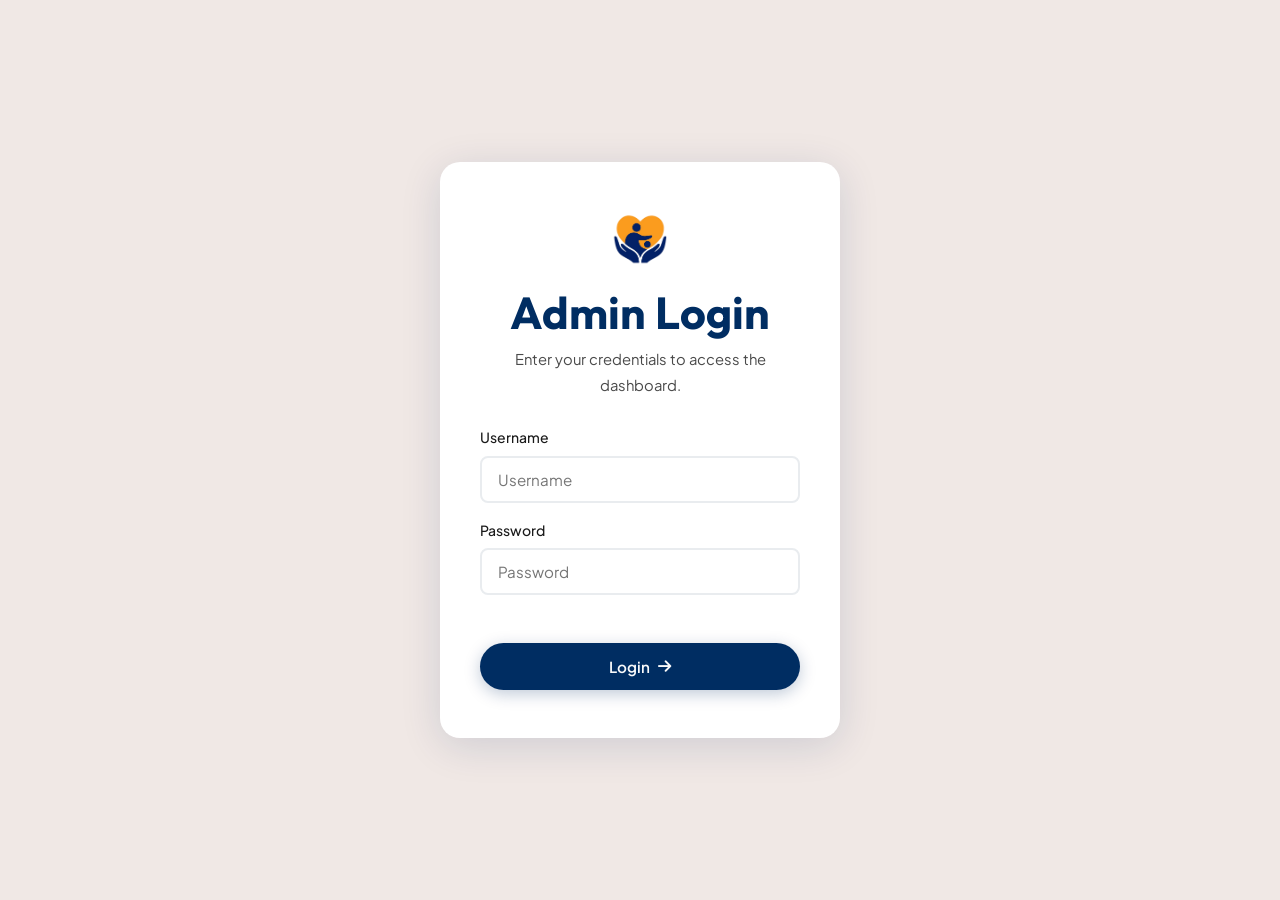
<file: admin/index.html>
<!DOCTYPE html>
<html lang="en">

<head>
    <meta charset="UTF-8">
    <meta name="viewport" content="width=device-width, initial-scale=1.0">
    <title>Admin Dashboard — Sargam Foundation</title>
    <meta name="robots" content="noindex, nofollow">

    <link rel="icon" type="image/jpeg" href="../assets/images/Logo.png">
    <link rel="stylesheet" href="../css/style.css">
    <link rel="stylesheet" href="../css/admin.css">
    <link rel="stylesheet" href="https://cdnjs.cloudflare.com/ajax/libs/font-awesome/6.5.1/css/all.min.css">
</head>

<body class="admin-body">

    <!-- Login Gate -->
    <div class="admin-login" id="loginGate">
        <div class="login-card">
            <img src="../assets/images/Logo.png" alt="Sargam Charitable Foundation Logo" style="margin: 0 auto 20px; display: block; width: 56px; height: 56px; object-fit: contain; border-radius: 6px;">
            <h2>Admin Login</h2>
            <p>Enter your credentials to access the dashboard.</p>
            <form id="loginForm">
                <div class="form-group">
                    <label for="loginUser">Username</label>
                    <input type="text" id="loginUser" placeholder="Username" required>
                </div>
                <div class="form-group">
                    <label for="loginPass">Password</label>
                    <input type="password" id="loginPass" placeholder="Password" required>
                </div>
                <p class="login-error" id="loginError"></p>
                <button type="submit" class="btn btn-primary" style="width:100%; justify-content:center;">Login <i
                        class="fas fa-arrow-right"></i></button>
            </form>
        </div>
    </div>

    <!-- Dashboard -->
    <div class="admin-dashboard" id="dashboard" style="display:none;">

        <!-- Sidebar -->
        <aside class="admin-sidebar">
            <div class="sidebar-header">
                <a href="../index.html" class="logo">
                    <img src="../assets/images/Logo.png" alt="Sargam Charitable Foundation Logo" style="width:36px; height:36px; object-fit: contain; border-radius: 4px;">
                    <span class="logo-text" style="font-size: 1.1rem;">Admin Panel</span>
                </a>
            </div>
            <nav class="sidebar-nav">
                <a href="#" class="sidebar-link active" data-tab="events"><i class="fas fa-calendar-alt"></i> Programs</a>
                <a href="#" class="sidebar-link" data-tab="gallery"><i class="fas fa-images"></i> Gallery</a>
                <a href="#" class="sidebar-link" data-tab="donations"><i class="fas fa-hand-holding-heart"></i>
                    Donations</a>
                <a href="#" class="sidebar-link" data-tab="messages"><i class="fas fa-envelope"></i> Messages</a>
            </nav>
            <div class="sidebar-footer">
                <a href="../index.html" class="sidebar-link"><i class="fas fa-globe"></i> View Website</a>
                <a href="#" class="sidebar-link" id="logoutBtn"><i class="fas fa-sign-out-alt"></i> Logout</a>
            </div>
        </aside>

        <!-- Main Content -->
        <div class="admin-main">

            <!-- Top Bar -->
            <div class="admin-topbar">
                <h2 id="tabTitle">Manage Programs</h2>
                <button class="hamburger admin-hamburger" id="sidebarToggle" aria-label="Toggle sidebar">
                    <span></span><span></span><span></span>
                </button>
            </div>

            <!-- Events Tab -->
            <div class="admin-tab active" id="tab-events">
                <div class="admin-actions">
                    <button class="btn btn-primary" id="addEventBtn"><i class="fas fa-plus"></i> Add Event</button>
                </div>

                <!-- Event Form Modal -->
                <div class="admin-modal" id="eventModal">
                    <div class="modal-content">
                        <div class="modal-header">
                            <h3 id="eventModalTitle">Add New Event</h3>
                            <button class="modal-close" id="eventModalClose">&times;</button>
                        </div>
                        <form id="eventForm">
                            <input type="hidden" id="eventId">
                            <div class="form-group">
                                <label for="eventTitle">Event Title</label>
                                <input type="text" id="eventTitle" placeholder="Enter event title" required>
                            </div>
                            <div class="form-row">
                                <div class="form-group">
                                    <label for="eventDate">Date</label>
                                    <input type="date" id="eventDate" required>
                                </div>
                                <div class="form-group">
                                    <label for="eventType">Type</label>
                                    <select id="eventType" required>
                                        <option value="upcoming">Upcoming</option>
                                        <option value="ongoing">Ongoing</option>
                                        <option value="past">Past</option>
                                    </select>
                                </div>
                            </div>
                            <div class="form-group">
                                <label for="eventDesc">Description</label>
                                <textarea id="eventDesc" rows="3" placeholder="Enter event description"
                                    required></textarea>
                            </div>
                            <div class="form-group">
                                <label for="eventImage">Image URL</label>
                                <input type="url" id="eventImage" placeholder="https://example.com/image.jpg" required>
                            </div>
                            <button type="submit" class="btn btn-primary"
                                style="width:100%; justify-content:center;">Save Event</button>
                        </form>
                    </div>
                </div>

                <div class="admin-table-wrap">
                    <table class="admin-table" id="eventsTable">
                        <thead>
                            <tr>
                                <th>Image</th>
                                <th>Title</th>
                                <th>Date</th>
                                <th>Type</th>
                                <th>Actions</th>
                            </tr>
                        </thead>
                        <tbody id="eventsTableBody"></tbody>
                    </table>
                </div>
            </div>

            <!-- Gallery Tab -->
            <div class="admin-tab" id="tab-gallery">
                <div class="admin-actions">
                    <button class="btn btn-primary" id="addPhotoBtn"><i class="fas fa-plus"></i> Add Photo</button>
                </div>

                <!-- Photo Form Modal -->
                <div class="admin-modal" id="photoModal">
                    <div class="modal-content">
                        <div class="modal-header">
                            <h3>Add New Photo</h3>
                            <button class="modal-close" id="photoModalClose">&times;</button>
                        </div>
                        <form id="photoForm">
                            <div class="form-group">
                                <label for="photoUrl">Image URL</label>
                                <input type="url" id="photoUrl" placeholder="https://example.com/photo.jpg" required>
                            </div>
                            <div class="form-group">
                                <label for="photoCaption">Caption</label>
                                <input type="text" id="photoCaption" placeholder="Photo description" required>
                            </div>
                            <button type="submit" class="btn btn-primary"
                                style="width:100%; justify-content:center;">Add Photo</button>
                        </form>
                    </div>
                </div>

                <div class="admin-gallery-grid" id="adminGalleryGrid"></div>
            </div>

            <!-- Donations Tab -->
            <div class="admin-tab" id="tab-donations">
                <div class="admin-info-card">
                    <i class="fas fa-info-circle"></i>
                    <div>
                        <h4>Payment Integration Pending</h4>
                        <p>Razorpay payment gateway will be integrated soon. Donation records will appear here once the
                            integration is complete.</p>
                    </div>
                </div>

                <div class="admin-table-wrap">
                    <table class="admin-table" id="donationsTable">
                        <thead>
                            <tr>
                                <th>#</th>
                                <th>Donor</th>
                                <th>Amount</th>
                                <th>Date</th>
                                <th>Status</th>
                            </tr>
                        </thead>
                        <tbody id="donationsTableBody">
                            <tr>
                                <td colspan="5" class="empty-state">No donation records yet. Records will appear here
                                    after Razorpay integration.</td>
                            </tr>
                        </tbody>
                    </table>
                </div>
            </div>

            <!-- Messages Tab -->
            <div class="admin-tab" id="tab-messages">
                <div class="admin-table-wrap">
                    <table class="admin-table" id="messagesTable">
                        <thead>
                            <tr>
                                <th>Date</th>
                                <th>Name</th>
                                <th>Email</th>
                                <th>Message</th>
                                <th>Actions</th>
                            </tr>
                        </thead>
                        <tbody id="messagesTableBody"></tbody>
                    </table>
                </div>
            </div>

            <footer class="admin-footer"
                style="padding: 24px 32px; background: white; border-top: 1px solid var(--milk-dark); text-align: center; margin-top: auto;">
                <div class="footer-bottom" style="border: none; padding: 0;">
                    <p style="color: var(--text-muted); font-size: 0.85rem; margin: 0;">&copy; 2026 Sargam Foundation.
                        All rights reserved. Designed by <a href="http://www.ascentplus.net" target="_blank"
                            style="color: var(--plum); font-weight: 600; text-decoration: none;">Ascent Plus</a></p>
                </div>
            </footer>

            <script src="../js/data.js"></script>
            <script src="../js/main.js"></script>
            <script src="../js/admin.js"></script>
</body>

</html>
</file>
<file: css/style.css>
/* Google Fonts */
@import url('https://fonts.googleapis.com/css2?family=Outfit:wght@300;400;500;600;700;800&family=Plus+Jakarta+Sans:ital,wght@0,300;0,400;0,500;0,600;0,700;0,800;1,400&display=swap');

/* ---- CSS Variables ---- */
:root {
  --milk: #F8F9FA;
  --milk-light: #FFFFFF;
  --milk-dark: #E9ECEF;
  --plum: #002D62;
  --plum-light: #0047AB;
  --plum-dark: #00183F;
  --plum-glow: rgba(0, 45, 98, 0.12);

  --accent-warm: #F5A623;
  --accent-rose: #D97706;
  --accent-green: #5E9B76;

  --text-primary: #1A1A1A;
  --text-secondary: #4A4A4A;
  --text-muted: #8A8A8A;
  --text-on-plum: #F8F9FA;

  --shadow-sm: 0 2px 8px rgba(0, 45, 98, 0.06);
  --shadow-md: 0 4px 20px rgba(0, 45, 98, 0.1);
  --shadow-lg: 0 8px 40px rgba(0, 45, 98, 0.14);
  --shadow-xl: 0 16px 60px rgba(0, 45, 98, 0.18);

  --radius-sm: 8px;
  --radius-md: 12px;
  --radius-lg: 20px;
  --radius-full: 9999px;

  --font-heading: 'Outfit', -apple-system, BlinkMacSystemFont, sans-serif;
  --font-body: 'Plus Jakarta Sans', -apple-system, BlinkMacSystemFont, sans-serif;

  --transition-fast: 0.2s cubic-bezier(0.4, 0, 0.2, 1);
  --transition-base: 0.3s cubic-bezier(0.4, 0, 0.2, 1);
  --transition-slow: 0.5s cubic-bezier(0.4, 0, 0.2, 1);

  --header-height: 80px;
  --container-max: 1200px;
  --container-narrow: 900px;
}

/* ---- Reset & Base ---- */
*,
*::before,
*::after {
  margin: 0;
  padding: 0;
  box-sizing: border-box;
}

html {
  scroll-behavior: smooth;
  scroll-padding-top: calc(var(--header-height) + env(safe-area-inset-top, 0px));
  font-size: 16px;
  overflow-x: hidden;
}

body {
  font-family: var(--font-body);
  background-color: var(--milk);
  color: var(--text-primary);
  line-height: 1.7;
  -webkit-font-smoothing: antialiased;
  -moz-osx-font-smoothing: grayscale;
  overflow-x: hidden;
  width: 100%;
}

img {
  max-width: 100%;
  height: auto;
  display: block;
}

a {
  color: var(--plum);
  text-decoration: none;
  transition: color var(--transition-fast);
}

a:hover {
  color: var(--plum-light);
}

ul,
ol {
  list-style: none;
}

/* ---- Typography ---- */
h1,
h2,
h3,
h4,
h5,
h6 {
  font-family: var(--font-heading);
  color: var(--plum);
  line-height: 1.2;
  font-weight: 700;
}

h1 {
  font-size: clamp(2.2rem, 5vw, 3.6rem);
}

h2 {
  font-size: clamp(1.8rem, 4vw, 2.8rem);
}

h3 {
  font-size: clamp(1.3rem, 3vw, 1.8rem);
}

h4 {
  font-size: clamp(1.1rem, 2vw, 1.4rem);
}

p {
  color: var(--text-secondary);
  max-width: 72ch;
}

/* ---- Layout ---- */
.container {
  width: 100%;
  max-width: var(--container-max);
  margin: 0 auto;
  padding-left: 24px;
  padding-right: 24px;
}


section {
  padding: 56px 0;
}

.section-header {
  text-align: center;
  margin-bottom: 56px;
}

.section-header h2 {
  margin-bottom: 16px;
  position: relative;
}

.section-header h2::after {
  content: '';
  display: block;
  width: 60px;
  height: 3px;
  background: linear-gradient(90deg, var(--accent-warm), var(--accent-rose));
  margin: 16px auto 0;
  border-radius: 2px;
}

.section-header p {
  margin: 0 auto;
  font-size: 1.05rem;
}

/* ---- Buttons ---- */
.btn {
  display: inline-flex;
  align-items: center;
  gap: 8px;
  padding: 14px 32px;
  border-radius: var(--radius-full);
  font-family: var(--font-body);
  font-weight: 600;
  font-size: 0.95rem;
  cursor: pointer;
  border: none;
  transition: all var(--transition-base);
  text-transform: none;
  letter-spacing: 0.01em;
  position: relative;
  overflow: hidden;
}

.btn::after {
  content: '';
  position: absolute;
  inset: 0;
  background: rgba(255, 255, 255, 0.15);
  opacity: 0;
  transition: opacity var(--transition-fast);
}

.btn:hover::after {
  opacity: 1;
}

.btn-primary {
  background: var(--plum);
  color: var(--milk);
  box-shadow: 0 4px 16px rgba(0, 45, 98, 0.25);
}

.btn-primary:hover {
  background: var(--plum-light);
  color: var(--milk);
  transform: translateY(-2px);
  box-shadow: 0 6px 24px rgba(0, 45, 98, 0.3);
}

.btn-secondary {
  background: transparent;
  color: var(--plum);
  border: 2px solid var(--plum);
}

.btn-secondary:hover {
  background: var(--plum);
  color: var(--milk);
  transform: translateY(-2px);
}

.btn-accent {
  background: linear-gradient(135deg, var(--accent-warm), var(--accent-rose));
  color: white;
  box-shadow: 0 4px 16px rgba(245, 166, 35, 0.3);
}

.btn-accent:hover {
  transform: translateY(-2px);
  box-shadow: 0 6px 24px rgba(245, 166, 35, 0.4);
}

.btn-danger {
  background: #dc3545;
  color: white;
  border-radius: var(--radius-full);
  padding: 10px 32px;
  text-transform: uppercase;
  font-weight: 700;
  letter-spacing: 0.02em;
  box-shadow: 0 4px 12px rgba(220, 53, 69, 0.2);
}

.btn-danger:hover {
  background: #bb2d3b;
  box-shadow: 0 6px 18px rgba(220, 53, 69, 0.3);
}

.btn-lg {
  padding: 18px 40px;
  font-size: 1.05rem;
}

/* ---- Cards ---- */
.card {
  background: white;
  border-radius: var(--radius-lg);
  overflow: hidden;
  box-shadow: var(--shadow-sm);
  transition: all var(--transition-base);
}

.card:hover {
  transform: translateY(-6px);
  box-shadow: var(--shadow-lg);
}

.card-img {
  width: 100%;
  height: 220px;
  object-fit: cover;
}

.card-body {
  padding: 24px;
}

.card-body h3 {
  margin-bottom: 8px;
}

.card-body p {
  font-size: 0.95rem;
}

/* ---- Navbar ---- */
.header {
  position: fixed;
  top: 0;
  left: 0;
  right: 0;
  display: flex;
  flex-direction: column;
  background: rgba(248, 249, 250, 0.4);
  z-index: 1000;
  transition: background var(--transition-base), box-shadow var(--transition-base);
  border-bottom: 1px solid rgba(0, 45, 98, 0.06);
}

/* Gallery specific navbar background */
.gallery-page .header:not(.scrolled) {
  background: rgba(255, 255, 255, 1);
}

.header.scrolled {
  background: rgb(255, 255, 255);
  box-shadow: var(--shadow-md);
}

.header .container {
  display: flex;
  align-items: center;
  justify-content: space-between;
  height: var(--header-height);
  padding-top: env(safe-area-inset-top, 0px);
}

.logo {
  display: flex;
  align-items: center;
  gap: 12px;
  text-decoration: none;
}


.logo-text {
  font-family: var(--font-heading);
  font-size: 2rem;
  color: var(--plum);
  font-weight: 700;
}

.nav {
  display: flex;
  align-items: center;
  gap: 8px;
  margin-left: auto;
}

.nav a {
  padding: 8px 16px;
  font-size: 0.925rem;
  font-weight: 500;
  border-radius: var(--radius-full);
  transition: all var(--transition-fast);
  white-space: nowrap;
}

.nav a:hover,
.nav a.active {
  color: var(--plum);
}

.header-donate {
  display: none;
  padding: 8px 20px;
  font-size: 0.85rem;
}

@media (max-width: 940px) {
  .header-donate {
    display: inline-flex;
  }
}

.hamburger {
  display: none;
  flex-direction: column;
  gap: 5px;
  cursor: pointer;
  background: none;
  border: none;
  padding: 8px;
  z-index: 1001;
}

.hamburger span {
  width: 24px;
  height: 2.5px;
  background: var(--plum);
  border-radius: 2px;
  transition: all var(--transition-base);
}

.hamburger.active span:nth-child(1) {
  transform: rotate(45deg) translate(5px, 5px);
}

.hamburger.active span:nth-child(2) {
  opacity: 0;
}

.hamburger.active span:nth-child(3) {
  transform: rotate(-45deg) translate(5px, -5px);
}

/* ---- Mobile Nav ---- */
@media (max-width: 940px) {
  .hamburger {
    display: flex;
  }

  .nav {
    position: fixed;
    top: 0;
    right: -100%;
    width: 280px;
    height: 100vh;
    background: var(--milk);
    flex-direction: column;
    padding: calc(var(--header-height) + 10px) 32px 32px;
    gap: 4px;
    box-shadow: var(--shadow-xl);
    transition: right var(--transition-base);
  }

  .nav.open {
    right: 0;
  }

  .nav a {
    width: 100%;
    padding: 14px 20px;
    font-size: 1.05rem;
    border-radius: var(--radius-md);
  }

  .mobile-overlay {
    position: fixed;
    inset: 0;
    background: rgba(0, 45, 98, 0.3);
    z-index: 999;
    opacity: 0;
    pointer-events: none;
    transition: opacity var(--transition-base);
  }

  .mobile-overlay.active {
    opacity: 1;
    pointer-events: all;
  }
}

/* ---- Footer ---- */
.footer {
  background: var(--plum);
  color: var(--text-on-plum);
  padding: 64px 0 0;
}

.footer-grid {
  display: grid;
  grid-template-columns: 1.5fr 1fr 1fr;
  gap: 48px;
  margin-bottom: 48px;
}

.footer h4 {
  color: var(--milk);
  font-family: var(--font-body);
  font-weight: 600;
  font-size: 1rem;
  margin-bottom: 20px;
  text-transform: uppercase;
  letter-spacing: 0.05em;
}

.footer-about p {
  color: rgba(248, 249, 250, 0.75);
  font-size: 0.925rem;
  line-height: 1.8;
}

.footer-links a {
  display: block;
  color: rgba(248, 249, 250, 0.75);
  padding: 6px 0;
  font-size: 0.925rem;
  transition: all var(--transition-fast);
}

.footer-links a:hover {
  color: var(--milk);
  padding-left: 6px;
}

.footer-social {
  display: flex;
  gap: 12px;
  margin-top: 20px;
}

.footer-social a {
  width: 40px;
  height: 40px;
  border-radius: 50%;
  border: 1px solid rgba(248, 249, 250, 0.2);
  display: flex;
  align-items: center;
  justify-content: center;
  color: rgba(248, 249, 250, 0.75);
  font-size: 1.1rem;
  transition: all var(--transition-fast);
}

.footer-social a:hover {
  background: var(--milk);
  color: var(--plum);
  border-color: var(--milk);
}

.footer-bottom {
  border-top: 1px solid rgba(248, 249, 250, 0.1);
  padding: 24px 0;
  text-align: center;
}

.footer-bottom p {
  color: rgba(248, 249, 250, 0.5);
  font-size: 0.85rem;
  margin: 0;
}

.footer-bottom a {
  color: rgba(248, 249, 250, 0.7);
  text-decoration: none;
  font-weight: 500;
  transition: color var(--transition-fast);
}

.footer-bottom a:hover {
  color: var(--milk);
}

@media (max-width: 768px) {
  .footer-grid {
    grid-template-columns: 1fr;
    gap: 32px;
  }
}

/* ---- Floating Donate ---- */
.floating-donate {
  position: fixed;
  bottom: calc(28px + env(safe-area-inset-bottom, 0px));
  right: calc(28px + env(safe-area-inset-right, 0px));
  z-index: 900;
  animation: float-pulse 3s ease-in-out infinite;
}

.floating-donate .btn {
  box-shadow: 0 8px 32px rgba(0, 45, 98, 0.35);
  padding: 16px 28px;
  font-size: 0.95rem;
}

@keyframes float-pulse {

  0%,
  100% {
    transform: translateY(0);
  }

  50% {
    transform: translateY(-6px);
  }
}

/* ---- Scroll Reveal ---- */
.reveal {
  opacity: 0;
  transform: translateY(30px);
  transition: all 0.7s cubic-bezier(0.4, 0, 0.2, 1);
}

.reveal.visible {
  opacity: 1;
  transform: translateY(0);
}

.reveal-left {
  opacity: 0;
  transform: translateX(-30px);
  transition: all 0.7s cubic-bezier(0.4, 0, 0.2, 1);
}

.reveal-left.visible {
  opacity: 1;
  transform: translateX(0);
}

.reveal-right {
  opacity: 0;
  transform: translateX(30px);
  transition: all 0.7s cubic-bezier(0.4, 0, 0.2, 1);
}

.reveal-right.visible {
  opacity: 1;
  transform: translateX(0);
}

/* ---- Utility ---- */
.text-center {
  text-align: center;
}

.mt-2 {
  margin-top: 16px;
}

.mt-4 {
  margin-top: 32px;
}

.mt-6 {
  margin-top: 48px;
}

/* ---- Responsive ---- */
@media (max-width: 1024px) {
  section {
    padding: 60px 0;
  }

  .section-header {
    margin-bottom: 40px;
  }

  .footer-bottom {
    padding-bottom: 100px;
  }
}

@media (max-width: 768px) {
  :root {
    --header-height: 68px;
  }

  section {
    padding: 40px 0;
  }

  .container {
    padding-left: 16px;
    padding-right: 16px;
  }

  .section-header {
    margin-bottom: 24px;
  }

  .footer-bottom {
    padding-bottom: 100px;
  }
}

@media (max-width: 480px) {
  section {
    padding: 32px 0;
  }

  .container {
    padding-left: 12px;
    padding-right: 12px;
  }

  .section-header h2 {
    margin-bottom: 12px;
  }

  .section-header p {
    font-size: 0.95rem;
  }
}

/* ---- Donate QR Modal ---- */
.donate-qr-modal {
  position: fixed;
  inset: 0;
  background: rgba(0, 45, 98, 0.6);
  backdrop-filter: blur(4px);
  -webkit-backdrop-filter: blur(4px);
  z-index: 1100;
  display: flex;
  align-items: center;
  justify-content: center;
  opacity: 0;
  pointer-events: none;
  transition: opacity var(--transition-base);
  padding: 24px;
}

.donate-qr-modal.active {
  opacity: 1;
  pointer-events: all;
}

.donate-qr-content {
  background: white;
  border-radius: var(--radius-lg);
  padding: 40px;
  max-width: 400px;
  width: 100%;
  text-align: center;
  position: relative;
  transform: translateY(20px);
  transition: transform var(--transition-base);
  box-shadow: var(--shadow-xl);
}

.donate-qr-modal.active .donate-qr-content {
  transform: translateY(0);
}

.donate-qr-content h3 {
  margin-bottom: 8px;
  color: var(--plum);
}

.donate-qr-content p {
  font-size: 0.95rem;
  color: var(--text-secondary);
  margin-bottom: 24px;
}

.donate-qr-content img {
  width: 100%;
  max-width: 250px;
  margin: 0 auto 20px;
  border-radius: var(--radius-sm);
  border: 1px solid var(--milk-dark);
  box-shadow: var(--shadow-sm);
}

.donate-qr-note {
  font-size: 0.85rem !important;
  color: var(--plum) !important;
  margin-bottom: 0 !important;
  font-style: italic;
}
</file>
<file: css/admin.css>
/* ============================================
   ADMIN PANEL — Styles
   ============================================ */

.admin-body {
    background: #F0E8E5;
}

/* ---- Login ---- */
.admin-login {
    min-height: 100vh;
    display: flex;
    align-items: center;
    justify-content: center;
    padding: 20px;
}

.login-card {
    background: white;
    border-radius: var(--radius-lg);
    padding: 48px 40px;
    width: 100%;
    max-width: 400px;
    box-shadow: var(--shadow-lg);
    text-align: center;
}

.login-card h2 {
    margin-bottom: 8px;
}

.login-card>p {
    font-size: 0.925rem;
    margin-bottom: 28px;
}

.login-card .form-group {
    margin-bottom: 16px;
    text-align: left;
}

.login-card .form-group label {
    display: block;
    font-weight: 500;
    font-size: 0.875rem;
    margin-bottom: 6px;
    color: var(--text-primary);
}

.login-card .form-group input,
.login-card .form-group select {
    width: 100%;
    padding: 12px 16px;
    border: 2px solid var(--milk-dark);
    border-radius: var(--radius-sm);
    font-family: var(--font-body);
    font-size: 0.95rem;
    background: var(--milk-light);
    color: var(--text-primary);
    transition: border-color var(--transition-fast);
}

.login-card .form-group input:focus {
    outline: none;
    border-color: var(--plum);
}

.login-error {
    color: red;
    font-size: 0.85rem;
    margin-bottom: 12px;
    min-height: 20px;
}

.login-hint {
    margin-top: 16px;
    font-size: 0.8rem;
    color: var(--text-muted);
}

/* ---- Dashboard Layout ---- */
.admin-dashboard {
    display: flex;
    min-height: 100vh;
}

/* Sidebar */
.admin-sidebar {
    width: 260px;
    background: var(--plum);
    color: var(--milk);
    display: flex;
    flex-direction: column;
    position: fixed;
    top: 0;
    left: 0;
    height: 100vh;
    z-index: 100;
    transition: transform var(--transition-base);
}

.sidebar-header {
    padding: 24px 20px;
    border-bottom: 1px solid rgba(248, 249, 250, 0.1);
}

.sidebar-header .logo-text {
    color: var(--milk);
    font-size: 1.1rem;
}

.sidebar-nav {
    flex: 1;
    padding: 16px 12px;
}

.sidebar-link {
    display: flex;
    align-items: center;
    gap: 12px;
    padding: 12px 16px;
    color: rgba(248, 249, 250, 0.7);
    border-radius: var(--radius-sm);
    font-size: 0.925rem;
    font-weight: 500;
    transition: all var(--transition-fast);
    margin-bottom: 4px;
}

.sidebar-link:hover {
    color: var(--milk);
    background: rgba(248, 249, 250, 0.08);
}

.sidebar-link.active {
    color: var(--milk);
    background: rgba(248, 249, 250, 0.12);
}

.sidebar-link i {
    width: 20px;
    text-align: center;
}

.sidebar-footer {
    padding: 16px 12px;
    border-top: 1px solid rgba(248, 249, 250, 0.1);
}

/* Main Area */
.admin-main {
    flex: 1;
    margin-left: 260px;
    padding: 0;
}

.admin-topbar {
    background: white;
    padding: 20px 32px;
    border-bottom: 1px solid var(--milk-dark);
    display: flex;
    align-items: center;
    justify-content: space-between;
    position: sticky;
    top: 0;
    z-index: 50;
}

.admin-topbar h2 {
    font-family: var(--font-body);
    font-size: 1.3rem;
    font-weight: 600;
}

.admin-hamburger {
    display: none;
}

.admin-tab {
    display: none;
    padding: 28px 32px;
}

.admin-tab.active {
    display: block;
}

.admin-actions {
    margin-bottom: 24px;
}

/* ---- Table ---- */
.admin-table-wrap {
    overflow-x: auto;
    background: white;
    border-radius: var(--radius-md);
    box-shadow: var(--shadow-sm);
}

.admin-table {
    width: 100%;
    border-collapse: collapse;
}

.admin-table th {
    background: var(--milk-dark);
    padding: 14px 16px;
    text-align: left;
    font-size: 0.85rem;
    font-weight: 600;
    color: var(--text-secondary);
    text-transform: uppercase;
    letter-spacing: 0.04em;
}

.admin-table td {
    padding: 14px 16px;
    border-bottom: 1px solid var(--milk-dark);
    font-size: 0.925rem;
    vertical-align: middle;
}

.admin-table tr:last-child td {
    border-bottom: none;
}

.admin-table tr:hover td {
    background: var(--milk-light);
}

.admin-table img {
    width: 60px;
    height: 40px;
    object-fit: cover;
    border-radius: 6px;
}

.table-actions {
    display: flex;
    gap: 8px;
}

.table-btn {
    width: 32px;
    height: 32px;
    border-radius: 6px;
    border: none;
    cursor: pointer;
    display: flex;
    align-items: center;
    justify-content: center;
    font-size: 0.85rem;
    transition: all var(--transition-fast);
}

.table-btn-edit {
    background: rgba(245, 166, 35, 0.12);
    color: var(--accent-warm);
}

.table-btn-edit:hover {
    background: var(--accent-warm);
    color: white;
}

.table-btn-delete {
    background: rgba(217, 119, 6, 0.12);
    color: var(--accent-rose);
}

.table-btn-delete:hover {
    background: var(--accent-rose);
    color: white;
}

.empty-state {
    text-align: center;
    color: var(--text-muted);
    padding: 48px 16px !important;
}

/* Type Badge */
.type-badge {
    display: inline-block;
    padding: 4px 10px;
    border-radius: var(--radius-full);
    font-size: 0.75rem;
    font-weight: 600;
}

.type-upcoming {
    background: rgba(245, 166, 35, 0.12);
    color: var(--accent-warm);
}

.type-past {
    background: rgba(94, 155, 118, 0.12);
    color: var(--accent-green);
}

.type-ongoing {
    background: rgba(54, 162, 235, 0.12);
    color: #36a2eb;
}

/* ---- Admin Gallery Grid ---- */
.admin-gallery-grid {
    display: grid;
    grid-template-columns: repeat(4, 1fr);
    gap: 16px;
}

.admin-photo-card {
    position: relative;
    border-radius: var(--radius-md);
    overflow: hidden;
    aspect-ratio: 4 / 3;
    background: white;
    box-shadow: var(--shadow-sm);
}

.admin-photo-card img {
    width: 100%;
    height: 100%;
    object-fit: cover;
}

.admin-photo-card .photo-overlay {
    position: absolute;
    inset: 0;
    background: rgba(0, 45, 98, 0.6);
    display: flex;
    flex-direction: column;
    align-items: center;
    justify-content: center;
    gap: 8px;
    opacity: 0;
    transition: opacity var(--transition-fast);
}

.admin-photo-card:hover .photo-overlay {
    opacity: 1;
}

.photo-overlay span {
    color: white;
    font-size: 0.85rem;
    padding: 0 12px;
    text-align: center;
}

.photo-delete-btn {
    background: var(--accent-rose);
    color: white;
    border: none;
    padding: 6px 14px;
    border-radius: var(--radius-full);
    font-size: 0.8rem;
    cursor: pointer;
    transition: all var(--transition-fast);
}

.photo-delete-btn:hover {
    background: #b04466;
}

/* ---- Modal ---- */
.admin-modal {
    position: fixed;
    inset: 0;
    z-index: 200;
    background: rgba(0, 0, 0, 0.5);
    display: none;
    align-items: center;
    justify-content: center;
    padding: 20px;
}

.admin-modal.active {
    display: flex;
}

.modal-content {
    background: white;
    border-radius: var(--radius-lg);
    padding: 36px;
    width: 100%;
    max-width: 520px;
    box-shadow: var(--shadow-xl);
    max-height: 90vh;
    overflow-y: auto;
}

.modal-header {
    display: flex;
    align-items: center;
    justify-content: space-between;
    margin-bottom: 24px;
}

.modal-header h3 {
    font-family: var(--font-body);
    font-weight: 600;
}

.modal-close {
    background: none;
    border: none;
    font-size: 1.8rem;
    color: var(--text-muted);
    cursor: pointer;
    transition: color var(--transition-fast);
}

.modal-close:hover {
    color: var(--text-primary);
}

.modal-content .form-group {
    margin-bottom: 16px;
}

.modal-content .form-group label {
    display: block;
    font-weight: 500;
    font-size: 0.875rem;
    margin-bottom: 6px;
    color: var(--text-primary);
}

.modal-content .form-group input,
.modal-content .form-group textarea,
.modal-content .form-group select {
    width: 100%;
    padding: 10px 14px;
    border: 2px solid var(--milk-dark);
    border-radius: var(--radius-sm);
    font-family: var(--font-body);
    font-size: 0.925rem;
    background: var(--milk-light);
    color: var(--text-primary);
    transition: border-color var(--transition-fast);
}

.modal-content .form-group input:focus,
.modal-content .form-group textarea:focus,
.modal-content .form-group select:focus {
    outline: none;
    border-color: var(--plum);
}

.form-row {
    display: grid;
    grid-template-columns: 1fr 1fr;
    gap: 16px;
}

/* Info Card */
.admin-info-card {
    display: flex;
    gap: 16px;
    padding: 24px;
    background: white;
    border-radius: var(--radius-md);
    box-shadow: var(--shadow-sm);
    margin-bottom: 24px;
    border-left: 4px solid var(--accent-warm);
}

.admin-info-card i {
    font-size: 1.5rem;
    color: var(--accent-warm);
    flex-shrink: 0;
    margin-top: 2px;
}

.admin-info-card h4 {
    font-family: var(--font-body);
    font-weight: 600;
    margin-bottom: 4px;
}

.admin-info-card p {
    font-size: 0.9rem;
}

/* ---- Responsive ---- */
@media (max-width: 768px) {
    .admin-sidebar {
        transform: translateX(-100%);
    }

    .admin-sidebar.open {
        transform: translateX(0);
    }

    .admin-main {
        margin-left: 0;
    }

    .admin-hamburger {
        display: flex;
    }

    .admin-tab {
        padding: 20px 16px;
    }

    .admin-gallery-grid {
        grid-template-columns: repeat(2, 1fr);
    }

    .form-row {
        grid-template-columns: 1fr;
    }
}
</file>
